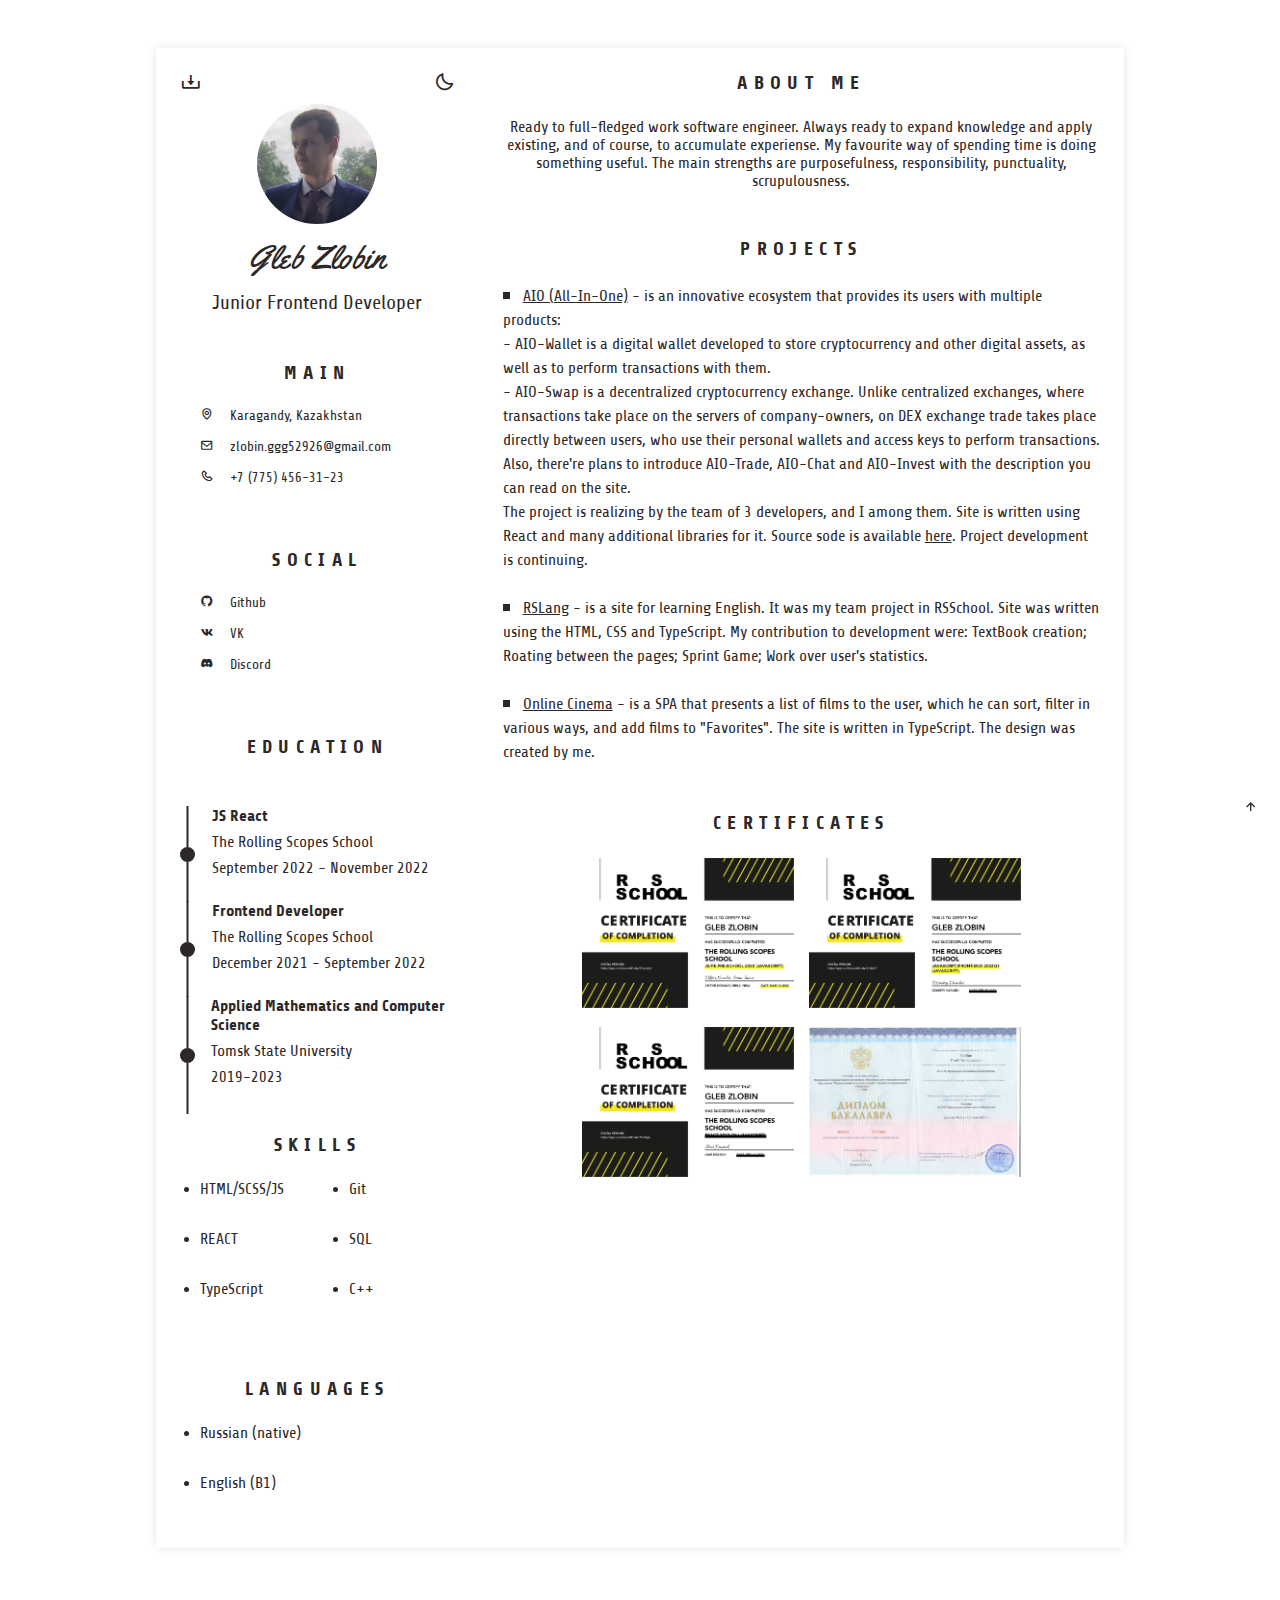
<file: index.html>
<!DOCTYPE html>
<html lang="en">
    <head>
        <meta charset="UTF-8">
        <meta name="viewport" content="width=device-width, initial-scale=1.0">
        <link rel="stylesheet"
            href="https://cdn.jsdelivr.net/npm/boxicons@latest/css/boxicons.min.css">
        <link rel="stylesheet" href="assets/css/styles.css">
        <title>Gleb Zlobin</title>
    </head>
    <body>
        <header id="header">
            <i class="bx bx-download download" title="Generate
                    PDF" id="resume-button"></i>
            <i class="bx bx-moon change-theme" title="Theme"
                    id="theme-button"></i>
        </header>
        <main class="l-main">
            <div class="resume" id="resume">
                <div class="left">
                    <section id="me">
                        <div class="icons">
                            <i class="bx bx-download download" title="Generate
                                    PDF" id="resume-button"></i>
                            <i class="bx bx-moon change-theme" title="Theme"
                                    id="theme-button"></i>
                        </div>
                        <img class="avatar" src="./assets/img/profile.png" alt="avatar">
                        <h1 class="name">Gleb Zlobin</h1>
                        <h2 class="profession">Junior Frontend Developer</h2>
                    </section>
                    <section id="contacts">
                        <h3>Main</h3>
                        <ul>
                            <li><i class="bx bx-map"></i>Karagandy, Kazakhstan</li>
                            <li><i class="bx bx-envelope"></i>zlobin.ggg52926@gmail.com</li>
                            <li><i class="bx bx-phone"></i>+7 (775) 456-31-23</li>
                        </ul>
                    </section>
                    <section id="social">
                        <h3>Social</h3>
                        <ul>
                            <li><i class="bx bxl-github social_icon"></i><a href="https://github.com/Perfect03">Github</a></li>
                            <li><i class="bx bxl-vk social_icon"></i><a href="https://vk.com/id327396263">VK</a></li>
                            <li><i class="bx bxl-discord-alt"></i><a href="https://discordapp.com/users/1101143935453249537/">Discord</a></li>
                        </ul>
                    </section>
                    <section id="education">
                        <h3>Education</h3>
                        <div class="cell">
                            <div class="cell__progress">
                                <div class="top"></div>
                                <div class="round"></div>
                                <div class="bottom"></div>
                            </div>
                            <div class="cell__text">
                                <h4>JS React</h4>
                                <span>The Rolling Scopes School</span>
                                <span>September 2022 - November 2022</span>
                            </div>
                        </div>
                        <div class="cell">
                            <div class="cell__progress">
                                <div class="top"></div>
                                <div class="round"></div>
                                <div class="bottom"></div>
                            </div>
                            <div class="cell__text">
                                <h4>Frontend Developer</h4>
                                <span>The Rolling Scopes School</span>
                                <span>December 2021 - September 2022</span>
                            </div>
                        </div>
                        <div class="cell">
                            <div class="cell__progress">
                                <div class="top"></div>
                                <div class="round"></div>
                                <div class="bottom"></div>
                            </div>
                            <div class="cell__text">
                                <h4>Applied Mathematics and Computer Science</h4>
                                <span>Tomsk State University</span>
                                <span>2019-2023</span>
                            </div>
                        </div>
                    </section>
                    <section id="skills">
                        <h3>Skills</h3>
                        <div class="skills">
                            <ul>
                                <li>HTML/SCSS/JS</li>
                                <li>REACT</li>
                                <li>TypeScript</li>
                            </ul>
                            <ul>
                                <li>Git</li>
                                <li>SQL</li>
                                <li>C++</li>
                            </ul>
                        </div>
                    </section>
                    <section id="languages">
                        <h3>Languages</h3>
                        <ul>
                            <li>Russian (native)</li>
                            <li>English (B1)</li>
                        </ul>
                    </section>
                </div>
                <div class="right">
                    <section id="aboutme">
                        <h3>About Me</h3>
                        <p>Ready to full-fledged work software engineer. Always ready to expand knowledge and apply existing, and of course, to accumulate experiense. My favourite way of spending time is doing something useful. The main strengths are purposefulness, responsibility, punctuality, scrupulousness.</p>
                    </section>
                    <section id="projects">
                        <h3>Projects</h3>
                        <div class="projects">
                            <p><a href="https://aio-ecosystem.xyz/">AIO (All-In-One)</a> - is an innovative ecosystem that provides its users with multiple products:
                                <br>- AIO-Wallet is a digital wallet developed to store cryptocurrency and other digital assets, as well as to perform transactions with them.
                                <br>- AIO-Swap is a decentralized cryptocurrency exchange. Unlike centralized exchanges, where transactions take place on the servers of company-owners, on DEX exchange trade takes place directly between users, who use their personal wallets and access keys to perform transactions.
                                <br>Also, there're plans to introduce AIO-Trade, AIO-Chat and AIO-Invest with the description you can read on the site. 
                                <br>The project is realizing by the team of 3 developers, and I among them. Site is written using React and many additional libraries for it. Source sode is available <a href="https://github.com/Perfect03/AIO_Wallet">here</a>. Project development is continuing.
                            </p>
                            <p>
                                <a href="https://team-38.netlify.app/">RSLang</a> - is a site for learning English. It was my team project in RSSchool. Site was written using the HTML, CSS and TypeScript. My contribution to development were: TextBook creation; Roating between the pages; Sprint Game; Work over user's statistics.
                            </p>
                            <p><a href="https://rolling-scopes-school.github.io/perfect03-JSFE2022Q1/online-store/index.html">Online Cinema</a> - is a SPA that presents a list of films to the user, which he can sort, filter in various ways, and add films to "Favorites". The site is written in TypeScript. The design was created by me.</p>
                        </div>
                    </section>
                    <section id="certificates">
                        <h3>Certificates</h3>
                        <div class="certificates">
                            <a href="./assets/img/1.jpg" target="_blank"><img src="./assets/img/1.jpg" alt=""></a>
                            <a href="./assets/img/1.jpg" target="_blank"><img src="./assets/img/2.jpg" alt=""></a>
                            <a href="./assets/img/1.jpg" target="_blank"><img src="./assets/img/3.jpg" alt=""></a>
                            <a href="./assets/img/1.jpg" target="_blank"><img src="./assets/img/diploma.jpg" alt=""></a>
                        </div>
                    </section>
                </div>
            </div>
        </main>
        <a href="#" class="scrolltop" id="scrolltop">
            <i class="bx bx-up-arrow-alt scrolltop_icon"></i>
        </a>

        <!-- HTML2PDF -->
        <script src="assets/js/html2pdf.bundle.min.js"></script>

        <!-- MAIN JS -->
        <script src="assets/js/main.js"></script>
    </body> <br>
</html>
</file>
<file: assets/css/styles.css>
/* GOOGLE FONTS */
@import url("https://fonts.googleapis.com/css2?family=Yellowtail:wght@400;500;600&display=swap");
@import url("https://fonts.googleapis.com/css2?family=Share:wght@400;500;600&display=swap");
*, ::before, ::after {
  box-sizing: border-box;
}

h1, h2, h3, h4, ul, p {
  margin: 0;
}

ul {
  -webkit-padding-start: 20px;
          padding-inline-start: 20px;
}

body {
  --text-color: #2d2828;
  --back-color: white;
  margin: 0;
}
body.dark-theme {
  --text-color: white;
  --back-color: #2d2828;
}

a,
a:visited {
  text-decoration: none;
  color: var(--text-color);
}

a:hover {
  text-decoration: none;
}

html {
  scroll-behavior: smooth;
}

body {
  font-family: Share;
  color: var(--text-color);
  background-color: var(--back-color);
  transition: 0.35s cubic-bezier(0.645, 0.045, 0.355, 1);
}
body header {
  display: flex;
  justify-content: space-between;
  align-items: center;
  height: 75px;
  top: -80px;
  padding-left: 30px;
  padding-right: 35px;
  transition: 0.35s cubic-bezier(0.645, 0.045, 0.355, 1);
}
body header .download, body header .change-theme {
  cursor: pointer;
  font-size: 1.3rem;
}
body header.sticky {
  position: sticky;
  top: 0;
  width: 100%;
  background: var(--back-color);
  z-index: 5;
}
@media screen and (min-width: 968px) {
  body header {
    display: none;
  }
}
@media screen and (min-width: 968px) {
  body {
    margin: 3rem 0;
  }
}

main, .scale-cv {
  margin: 0 1rem;
  max-width: 968px;
}
@media screen and (min-width: 968px) {
  main, .scale-cv {
    margin: auto;
    width: calc(100% - 3rem);
  }
}
@media screen and (min-width: 968px) {
  main .resume, .scale-cv .resume {
    display: grid;
    grid-template-columns: 1fr 2fr;
    box-shadow: 0 0 9px rgba(8, 7, 7, 0.104);
  }
}
main .resume section, .scale-cv .resume section {
  padding: 1.5rem;
}
main .resume section h3, .scale-cv .resume section h3 {
  text-transform: uppercase;
  letter-spacing: 0.4rem;
  text-align: center;
  margin-bottom: 1.5rem;
}
main .resume #me, .scale-cv .resume #me {
  display: flex;
  flex-direction: column;
  align-items: center;
  gap: 0.7rem;
}
main .resume #me .icons, .scale-cv .resume #me .icons {
  display: flex;
  justify-content: space-between;
  width: 100%;
}
main .resume #me .avatar, .scale-cv .resume #me .avatar {
  width: 120px;
  height: 120px;
  border-radius: 50%;
  margin: 0 auto;
}
main .resume #me .download, main .resume #me .change-theme, .scale-cv .resume #me .download, .scale-cv .resume #me .change-theme {
  cursor: pointer;
  font-size: 1.3rem;
}
main .resume #me .name, .scale-cv .resume #me .name {
  font-family: Yellowtail;
  font-weight: 400;
  font-size: 33px;
}
main .resume #me .profession, .scale-cv .resume #me .profession {
  font-weight: 500;
  font-size: 20px;
}
@media screen and (max-width: 968px) {
  main .resume #me, .scale-cv .resume #me {
    margin-top: -70px;
  }
  main .resume #me .icons, .scale-cv .resume #me .icons {
    display: none;
  }
}
main .resume #contacts ul, .scale-cv .resume #contacts ul {
  font-size: 0.8rem;
  list-style-type: none;
  font-weight: 500;
  font-size: 0.85rem;
}
main .resume #contacts ul li, .scale-cv .resume #contacts ul li {
  margin-bottom: 1rem;
}
main .resume #contacts ul li i, .scale-cv .resume #contacts ul li i {
  margin-right: 1rem;
}
main .resume #social ul, .scale-cv .resume #social ul {
  font-size: 0.8rem;
  list-style-type: none;
  font-weight: 500;
  font-size: 0.85rem;
}
main .resume #social ul li, .scale-cv .resume #social ul li {
  margin-bottom: 1rem;
}
main .resume #social ul li i, .scale-cv .resume #social ul li i {
  margin-right: 1rem;
}
main .resume #aboutme p, .scale-cv .resume #aboutme p {
  text-align: center;
}
main .resume #education, .scale-cv .resume #education {
  display: grid;
  gap: 1.5rem;
}
main .resume #education .cell, .scale-cv .resume #education .cell {
  display: flex;
}
main .resume #education .cell__progress, .scale-cv .resume #education .cell__progress {
  width: 16px;
}
main .resume #education .cell__progress .top, .scale-cv .resume #education .cell__progress .top {
  height: 57%;
  width: 2px;
  transform: translate(6.5px, 0);
  background-color: var(--text-color);
}
main .resume #education .cell__progress .round, .scale-cv .resume #education .cell__progress .round {
  width: 15px;
  height: 15px;
  background-color: var(--text-color);
  border-radius: 50%;
}
main .resume #education .cell__progress .bottom, .scale-cv .resume #education .cell__progress .bottom {
  height: 57%;
  width: 2px;
  transform: translate(6.5px, 0);
  background-color: var(--text-color);
}
main .resume #education .cell__text, .scale-cv .resume #education .cell__text {
  display: flex;
  flex-direction: column;
  gap: 0.5rem;
  margin-left: 1rem;
}
main .resume #skills .skills, .scale-cv .resume #skills .skills {
  display: grid;
  gap: 1.5rem;
  grid-template-columns: repeat(2, 1fr);
}
main .resume #skills .skills ul li, .scale-cv .resume #skills .skills ul li {
  margin-bottom: 2rem;
}
main .resume #languages ul li, .scale-cv .resume #languages ul li {
  margin-bottom: 2rem;
}
main .resume #projects .projects, .scale-cv .resume #projects .projects {
  display: grid;
  gap: 1.5rem;
  line-height: 1.5rem;
}
main .resume #projects .projects p, .scale-cv .resume #projects .projects p {
  position: relative;
  text-indent: 20px;
}
main .resume #projects .projects p a, .scale-cv .resume #projects .projects p a {
  text-decoration: underline;
}
main .resume #projects .projects p a:hover, .scale-cv .resume #projects .projects p a:hover {
  font-weight: 600;
}
main .resume #projects .projects p:before, .scale-cv .resume #projects .projects p:before {
  display: block;
  position: absolute;
  top: 8px;
  content: "";
  width: 7px;
  height: 7px;
  background: var(--text-color);
}
main .resume #certificates .certificates, .scale-cv .resume #certificates .certificates {
  display: flex;
  flex-wrap: wrap;
  gap: 15px;
  justify-content: center;
}
main .resume #certificates .certificates img, .scale-cv .resume #certificates .certificates img {
  height: 150px;
}

@media (max-width: 968px) {
  .scale-cv #me {
    padding-top: 80px;
  }
  .scale-cv #skills {
    margin-top: 120px;
  }
  .scale-cv #certificates {
    margin-top: 80px;
  }
}
@media screen and (min-width: 968px) {
  .scale-cv #certificates {
    margin-top: 353px;
  }
  .scale-cv #skills {
    margin-top: 60px;
  }
}
.scale-cv .download, .scale-cv .change-theme {
  display: none;
}

.scrolltop {
  position: fixed;
  right: 1rem;
  bottom: 5rem;
  display: flex;
  justify-content: center;
  align-items: center;
  padding: 0.3rem;
  background-color: var(--container-color-alt);
  border-radius: 0.4rem;
  z-index: var(--z-tooltip);
  transition: 0.4s;
}/*# sourceMappingURL=styles.css.map */
</file>
